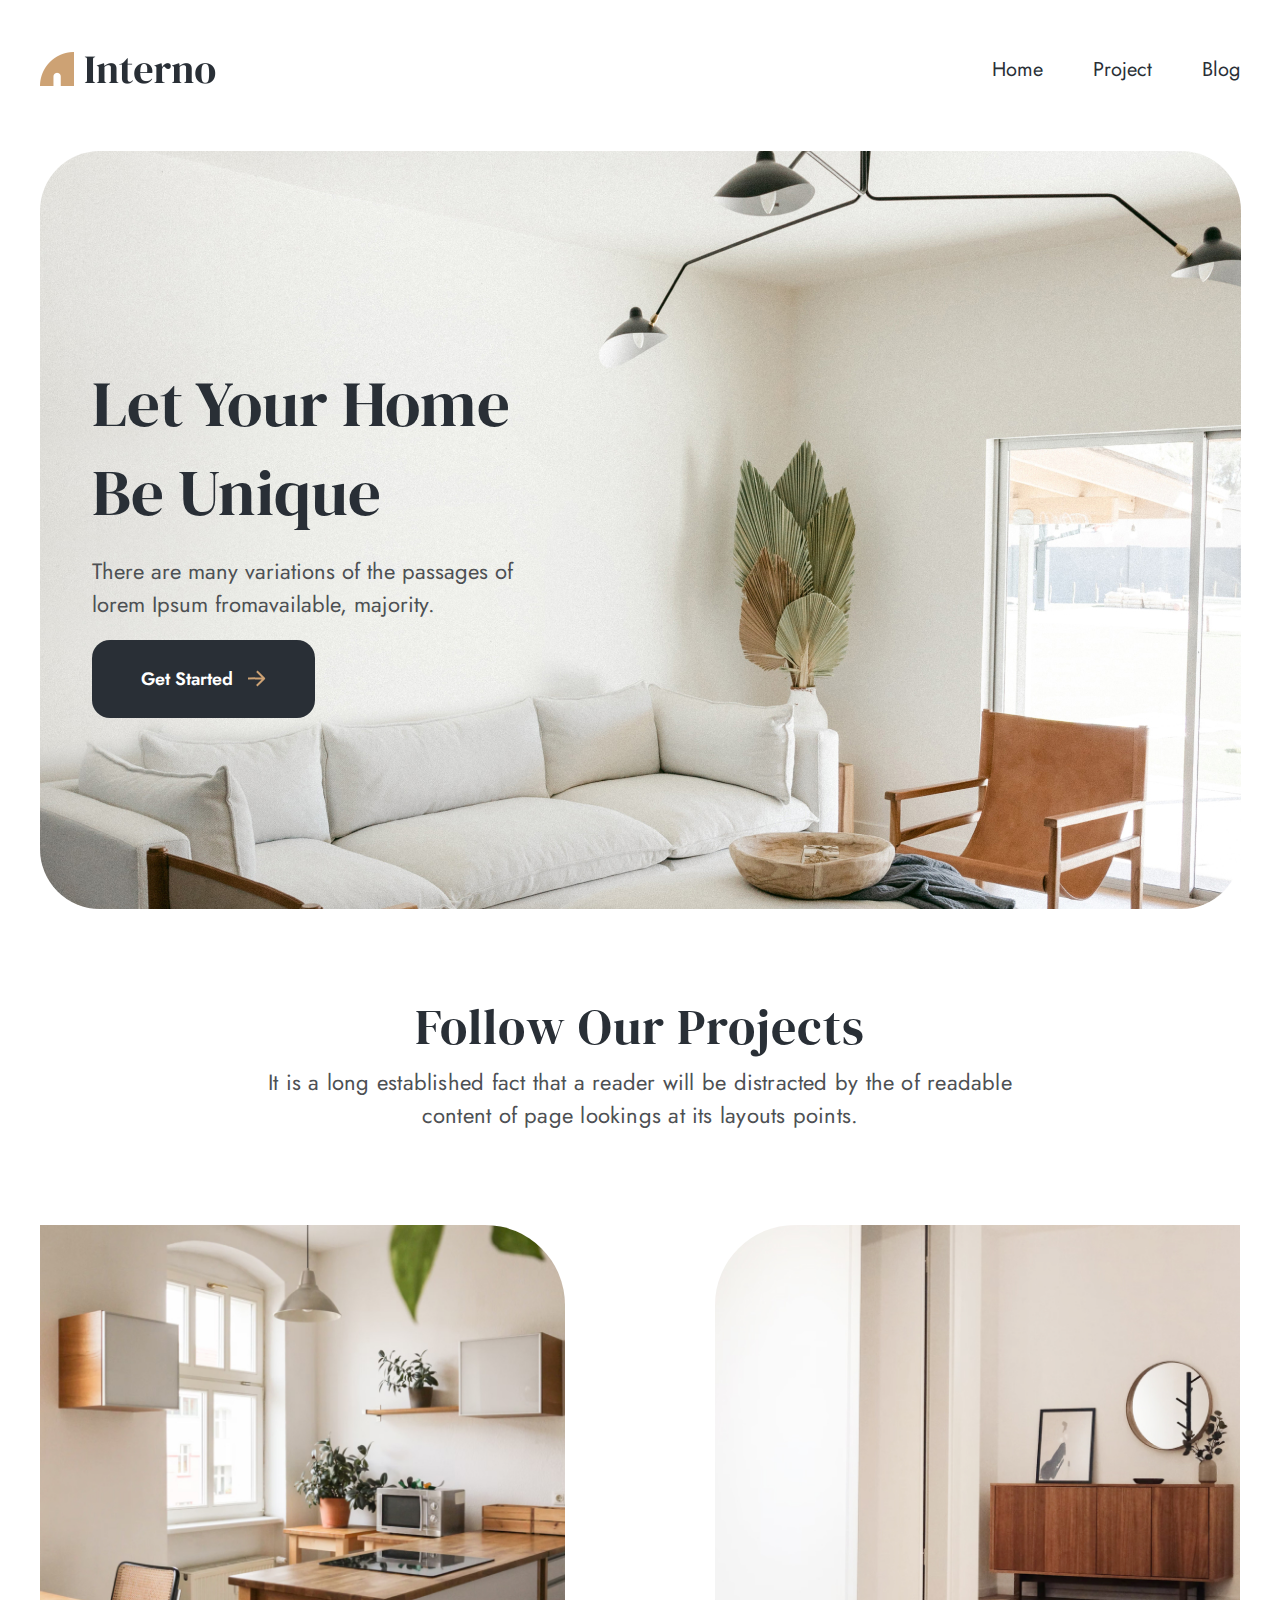
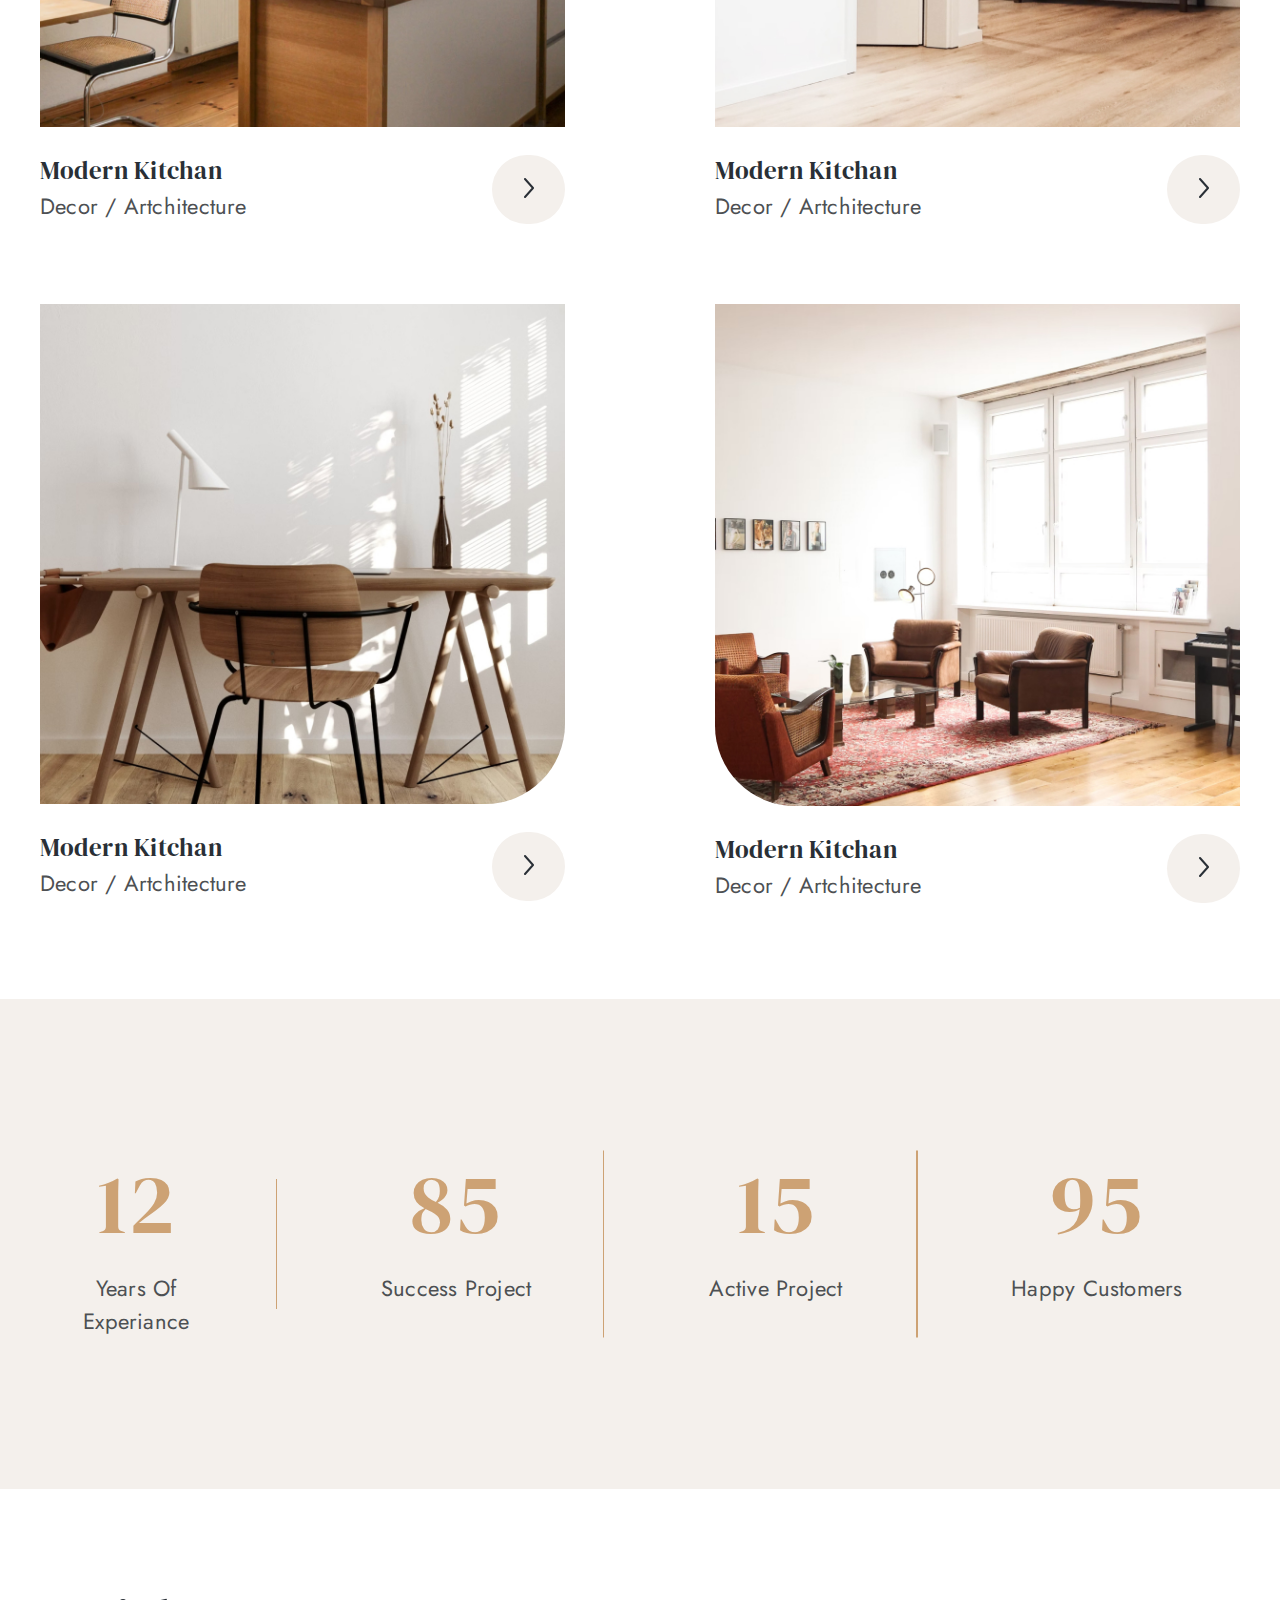
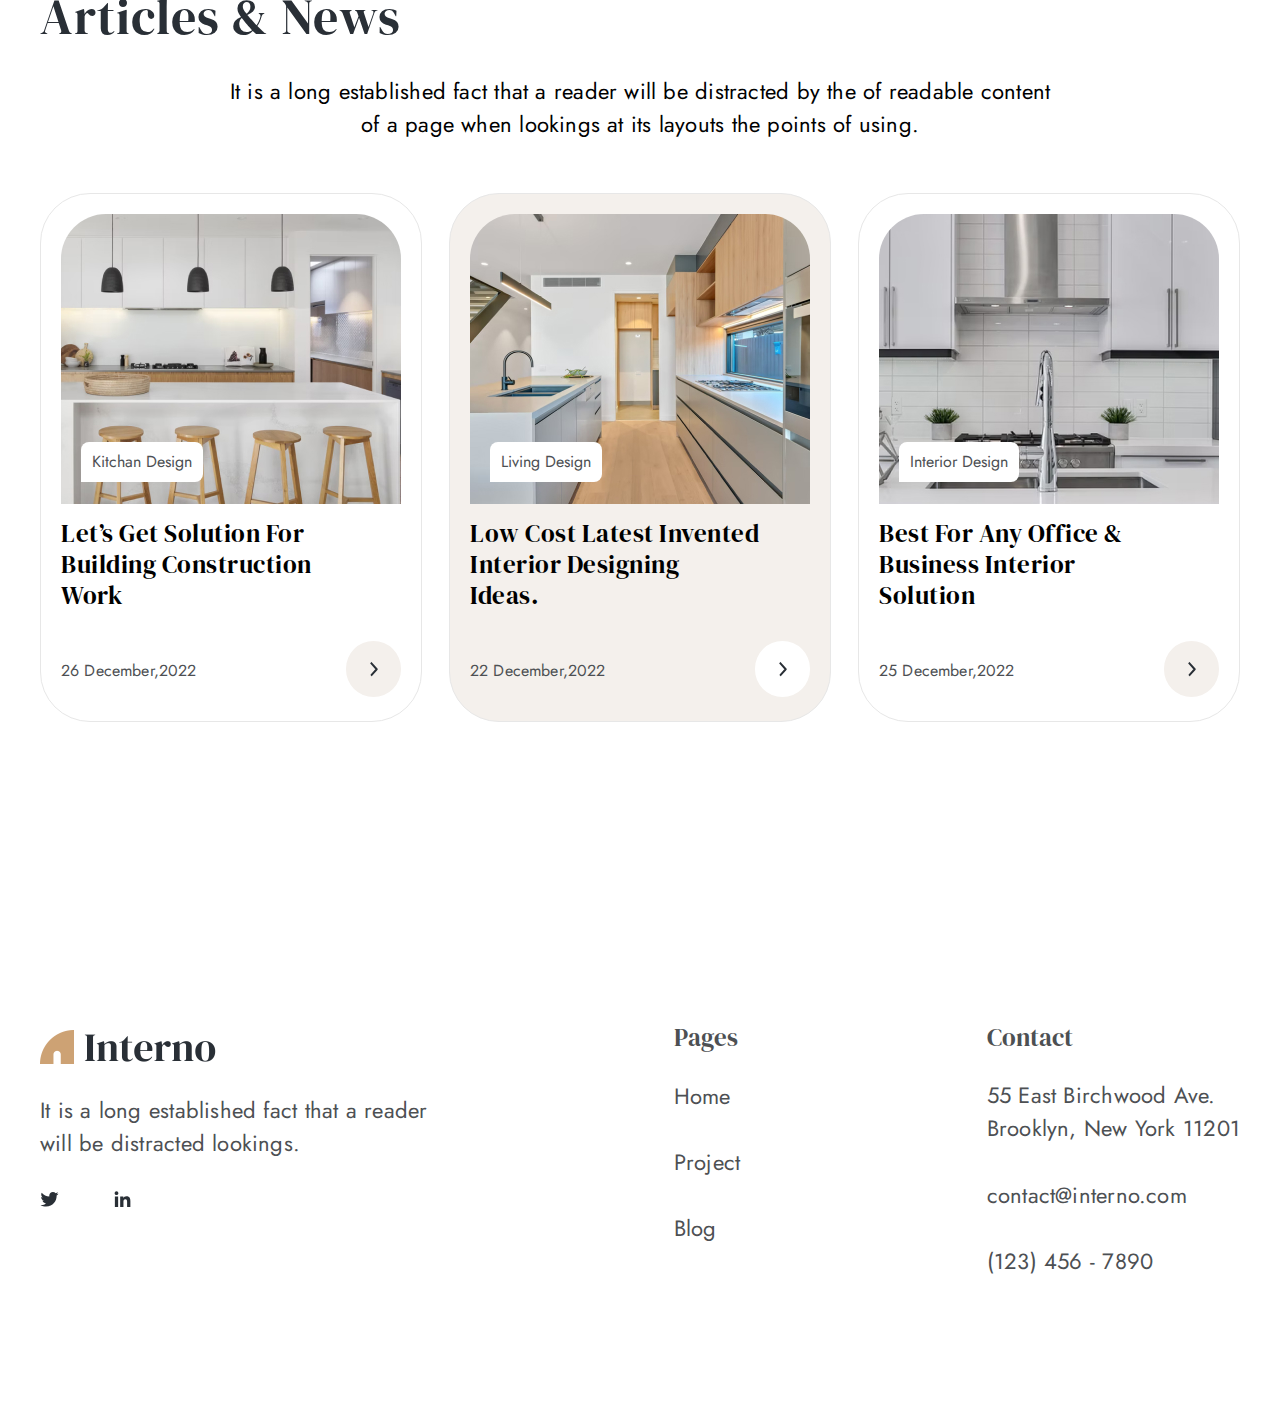
<file: index.html>
<!DOCTYPE html>
<html lang="en">

<head>
  <meta charset="UTF-8">
  <meta name="viewport" content="width=device-width, initial-scale=1.0">
  <title>HW</title>
  <link rel="stylesheet" href="style.css">
  <link rel="preconnect" href="https://fonts.googleapis.com">
  <link rel="preconnect" href="https://fonts.gstatic.com" crossorigin>
  <link
    href="https://fonts.googleapis.com/css2?family=Jost:ital,wght@0,100..900;1,100..900&family=Lato:wght@300;400;700&display=swap"
    rel="stylesheet">
  <link rel="preconnect" href="https://fonts.googleapis.com">
  <link rel="preconnect" href="https://fonts.gstatic.com" crossorigin>
  <link
    href="https://fonts.googleapis.com/css2?family=DM+Serif+Display:ital@0;1&family=Jost:ital,wght@0,100..900;1,100..900&family=Lato:wght@300;400;700&display=swap"
    rel="stylesheet">
</head>

<body>

  <header class="header container">
    <img class="header__logo" src="./img/logo.png" alt="logo">
    <div class="header__links">
      <a class="header__link" href="#">Home</a>
      <a class="header__link" href="#">Project</a>
      <a class="header__link" href="#">Blog</a>
    </div>
  </header>

  <section class="promo container">
    <img class="bannerImg" src="./img/banner.jpg" alt="banner">
    <div class="intro__content">
      <h1 class="intro__title">Let Your Home 
        Be Unique</h1>
      <p class="intro__text">There are many variations of the passages of
        lorem Ipsum fromavailable, majority.</p>
      <a class="intro__button" href="#">
        Get Started
        <img class="intro__arrow" src="./img/arrow-r.svg" alt="arrow">
      </a>
    </div>
  </section>

  <section class="projects container">
    <h2 class="projects__subtitle">Follow Our Projects</h2>
    <p class="projects__text">It is a long established fact that a reader will be distracted by the of readable <br> content of page  lookings at its layouts  points.</p>
    <div class="projects__items">
      <div class="project__item">
        <img class="projectImg1" src="./img/project1.jpg" alt="project">
        <div class="project__content">
          <div class="project__about">
            <p class="project__name_text">Modern Kitchan</p>
            <p class="project__about_text">Decor / Artchitecture</p> 
          </div>
          <a class="project__button" href="#" >
            <img class="project__arrow" src="./img/arrow-r-proj.svg" alt="arrow">
          </a>
        </div>
        
      </div>
      <div class="project__item">
        <img class="projectImg2" src="./img/project2.jpg" alt="project">
        <div class="project__content">
          <div class="project__about">
            <p class="project__name_text">Modern Kitchan</p>
            <p class="project__about_text">Decor / Artchitecture</p> 
          </div>
          <a class="project__button" href="#" >
            <img class="project__arrow" src="./img/arrow-r-proj.svg" alt="arrow">
          </a>
        </div>
        
      </div>
      <div class="project__item">
        <img class="projectImg3" src="./img/project3.jpg" alt="project">
        <div class="project__content">
          <div class="project__about">
            <p class="project__name_text">Modern Kitchan</p>
            <p class="project__about_text">Decor / Artchitecture</p> 
          </div>
          <a class="project__button" href="#" >
            <img class="project__arrow" src="./img/arrow-r-proj.svg" alt="arrow">
          </a>
        </div>
        
      </div>
      <div class="project__item">
        <img class="projectImg4" src="./img/project4.jpg" alt="project">
        <div class="project__content">
          <div class="project__about">
            <p class="project__name_text">Modern Kitchan</p>
            <p class="project__about_text">Decor / Artchitecture</p> 
          </div>
          <a class="project__button" href="#" >
            <img class="project__arrow" src="./img/arrow-r-proj.svg" alt="arrow">
          </a>
        </div>
        
      </div>
    </div>
  </section>

  <section class="statistics">
    <div class="statistics__counter container">
      <div class="statistics__items">
        <div class="statistics__info">
          <p class="statistics__number">12</p>
          <p class="statistics__about">Years Of Experiance</p>
        </div>
        <img class="statistics__line" src="./img/line.svg" alt="line">
      </div>
      <div class="statistics__items">
        <div class="statistics__info">
          <p class="statistics__number">85</p>
          <p class="statistics__about">Success Project</p>
        </div>
        <img class="statistics__line" src="./img/line.svg" alt="line">
      </div>
      <div class="statistics__items">
        <div class="statistics__info">
          <p class="statistics__number">15</p>
          <p class="statistics__about">Active Project</p>
        </div>
        <img class="statistics__line" src="./img/line.svg" alt="line">
      </div>
      <div class="statistics__items">
        <div class="statistics__info">
          <p class="statistics__number">95</p>
          <p class="statistics__about">Happy Customers</p>
        </div>
      </div>
    </div>
  </section>

  <section class="blog container">
    <h2 class="blog__title">Articles & News</h2>
    <p class="blog__text">It is a long established fact that a reader will be distracted by the of readable content <br> of a page when lookings at its layouts the points of using.</p>
    <div class="blog__items">
      <div class="blog__cart">
        <p class="blog__tag">Kitchan Design</p>
        <img class="blog__img" src="./img/blogImg1.jpg" alt="blogImg">

        <h4 class="blog__subtitle">Let’s Get Solution For <br> Building Construction <br> Work</h4>
        <div class="blog__date_info">
          <p class="blog__date">26 December,2022</p>
          <a href="#" class="blog__button">
            <img class="blog__arrow background_dark" src="./img/arrow-r-blog.svg" alt="arrow">
          </a>
        </div>
      </div>
      <div class="blog__cart background_dark">
        <p class="blog__tag">Living Design</p>
        <img class="blog__img" src="./img/blogImg2.jpg" alt="blogImg">
        <h4 class="blog__subtitle">Low Cost Latest Invented <br> Interior Designing <br> Ideas.</h4>
        <div class="blog__date_info">
          <p class="blog__date">22 December,2022</p>
          <a href="#" class="blog__button">
            <img class="blog__arrow background_light" src="./img/arrow-r-blog.svg" alt="arrow">
          </a>
        </div>
      </div>
      <div class="blog__cart">
        <p class="blog__tag">Interior Design</p>
        <img class="blog__img" src="./img/blogImg3.jpg" alt="blogImg">
        <h4 class="blog__subtitle">Best For Any Office & <br> Business Interior <br> Solution</h4>
        <div class="blog__date_info">
          <p class="blog__date">25 December,2022</p>
          <a href="#" class="blog__button">
            <img class="blog__arrow background_dark" src="./img/arrow-r-blog.svg" alt="arrow">
          </a>
        </div>
      </div>
    </div>
  </section>

  <footer class="footer container">
    <div class="footer__interno_logo">
      <img class="footer__interno_logoImg" src="./img/logo.png" alt="logo">
      <p class="footer__interno_about">It is a long established fact that a reader <br> will be distracted lookings.</p>
      <div class="footer__inyerno_social">
        <a href="#">
          <img src="./img/tweeter.svg" alt="tweeter">
        </a>
        <a href="#">
          <img src="./img/insta.svg" alt="instagram">
        </a>
      </div>
    </div>
    <div class="footer__pages">
      <h4 class="footer__pages_subtitle">Pages</h4>
      <div class="footer__pages_items">
        <a class="footer__pages_item" href="#">Home</a>
        <a class="footer__pages_item" href="#">Project</a>
        <a class="footer__pages_item" href="#">Blog</a>
      </div>
    </div>
    <div class="footer__contact">
      <h4 class="footer__contact_subtitle">Contact</h4>
      <p class="footer__contact_address">55 East Birchwood Ave. <br> Brooklyn, New York 11201 <br><span class="footer__contact_mail">contact@interno.com </span><br>
        (123) 456 - 7890</p>  
    </div>
  </footer>
</body>

</html>
</file>
<file: style.css>
* {
  margin: 0;
  padding: 0;
  box-sizing: border-box;
}

a {
  text-decoration: none;
  color: inherit;
}

ul {
  list-style: none;
}

.container {
  max-width: 1200px;
  margin: 0 auto;
}

.header{
  margin-top: 44px;
  display: flex;
  flex-direction: row;
  flex-wrap: nowrap;
  align-items: center;
  justify-content: space-between;
  margin-bottom: 57px;
}

.header__logo{
  height: 50px;
}

.header__links {
  display: flex;
  text-align: center;
  gap: 50px;
  font-size: 20px;
  line-height: 25px;
  align-items: center;
  font-family: "Jost";
  font-weight: 400;
  color: #292F36;
}

.promo{
  position: relative;
}

.bannerImg{
  border-radius: 60px;
  position: absolute;
  z-index: -999;
}

.intro__content{
  width: 490px;
}

.intro__title{
  padding: 208px 0 18px 52px;
  font-family: "DM Serif Display";
  font-weight: 400;
  font-size: 65px;
  color: #292F36;
}

.intro__text{
  padding: 0 0 47px 52px;
  font-family: "Jost";
  font-weight: 400;
  font-size: 22px;
  line-height: 33px;
  color: #4D5053;
}

.intro__button{
  margin-left: 52px;
  border-radius: 18px;
  padding: 26px 49px 26px 49px;
  background: #292F36;
  font-family: "Jost";
  font-weight: 600;
  font-size: 18px;
  line-height: 22.5px;
  color: #FFFFFF;
  cursor: pointer;
}

.intro__arrow{
  margin: 0px 0 -2px 10px;
}

.projects{
  margin-top: 304px;
  margin-bottom: 96px;
}

.projects__subtitle{
  text-align: center;
  font-family: "DM Serif Display";
  font-size: 50px;
  font-weight: 400;
  line-height: 63px;
  letter-spacing: 0.02em;
  margin-bottom: 8px;
  color: #292F36;
}

.projects__text{
  text-align: center;  
  font-family: "Jost";
  font-size: 22px;
  font-weight: 400;
  line-height: 33px;
  letter-spacing: 0.01em;
  margin-bottom: 93px;
  color: #4D5053;
}

.projects__items{
  display: flex;
  flex-direction: row;
  justify-content: space-between;
  gap: 80px;
  flex-wrap: wrap;
}

.project__item{
  max-width: 525px;
}

.projectImg1{
  border-radius: 0 80px 0 0;
  margin-bottom: 24px;
  width: 100%;
}

.project__content{
  display: flex;
  justify-content: space-between;
}

.project__name_text{
  margin-bottom: 4px;
  font-family: "DM Serif Display";
  font-size: 25px;
  font-weight: 400;
  line-height: 31px;
  letter-spacing: 0.02em;
  text-align: left;
  color: #292F36;
}

.project__about_text{
  font-family: "Jost";
  font-size: 22px;
  font-weight: 400;
  line-height: 33px;
  letter-spacing: 0.01em;
  text-align: left;
  color: #4D5053;
}

.project__button{
  border-radius: 50px;
  background: #F4F0EC;
  cursor: pointer;
}

.project__arrow{
  padding: 23px 31px 22px 32px;
}

.projectImg2{
  border-radius: 80px 0 0 0;
  margin-bottom: 24px;
  width: 100%;
}

.projectImg3{
  border-radius: 0 0 80px 0;
  margin-bottom: 24px;
  width: 100%;
}

.projectImg4{
  border-radius: 0 0 0 80px;
  margin-bottom: 24px;
  width: 100%;
}

.statistics{
  background-color: #F4F0EC;
  margin-bottom: 96px;
}

.statistics__counter{
  padding-top: 151px;
  padding-bottom: 151px;
  display: flex;
  flex-direction: row;
  justify-content: space-between;
}

.statistics__items{
  display: flex;
}

.statistics__info{
  margin-right: 44px;
}

.statistics__number{
  font-family: "DM Serif Display";
  font-size: 85px;
  font-weight: 400;
  line-height: 106px;
  letter-spacing: 0.02em;
  text-align: left;
  padding: 0 57px 16px 57px;
  color: #CDA274;
}

.statistics__about{
  font-family: "Jost";
  font-size: 22px;  
  font-weight: 400;
  line-height: 33px;
  letter-spacing: 0.01em;
  text-align: center;
  color: #4D5053;
}

.statistics__line{
  margin-right: 76px;
}

.blog{
  margin-bottom: 96px;
}

.blog__title {
  font-family: "DM Serif Display";
  font-size: 50px;
  font-weight: 400;
  line-height: 63px;
  letter-spacing: 0.02em;
  text-align: center;
  margin-bottom: 12px;
}

.blog__text {
  font-family: "Jost";
  font-size: 22px;
  font-weight: 400;
  line-height: 33px;
  letter-spacing: 0.01em;
  text-align: center;
  margin-bottom: 52px;
}

.blog__items{
  display: flex;
  justify-content: center;
  gap: 27px;
  flex-wrap: wrap;
}

.blog__cart{
  width: 382px;
  border-radius: 50px 50px 50px 50px;
  border: 1px solid #E7E7E7;
  padding: 20px;
}

.background_dark {
  background-color: #F4F0EC;
}

.background_light {
  background-color: #FFF;
}

.blog__tag{
  position: absolute;
  padding: 8px 11px 8px 11px;
  margin-top: 228px;
  margin-left: 20px; 
  border-radius: 8px 8px 8px 0px;
  background: #FFFFFF;
  font-family: "Jost";
  font-weight: 400;
  font-size: 16px;
  line-height: 24px;
  color: #4D5053;
}

.blog__img{
  border-radius: 45px 45px 0px 0px;
}

.blog__date_info{
  display: flex;
  justify-content: space-between;
  align-items: center;
  text-align: center;
}

.blog__subtitle{
  margin-top: 10px;
  font-family: "DM Serif Display";
  font-size: 25px;
  font-weight: 400;
  line-height: 31px;
  letter-spacing: 0.02em;
  text-align: left;
  margin-bottom: 30px;
  white-space: pre-line;
}

.blog__date{
  padding-top: 15px;
  font-family: "Jost";
  font-size: 16px;
  font-weight: 400;
  line-height: 24px;
  letter-spacing: 0.01em;
  text-align: left;
  color: #4D5053;
  padding-bottom: 15px;
}

.blog__arrow{
  padding: 20px 23px 20px 23px;
  border-radius: 50px;
  cursor: pointer;
}

.footer{
  display: flex;
  margin-bottom: 134px;
  justify-content: space-between;
  color: #4D5053;
}

.footer__interno_logoImg{
  height: 50px;
  margin-bottom: 18px;
}

.footer__interno_about{
  font-family: "Jost";
  font-size: 22px;
  font-weight: 400;
  line-height: 33px;
  letter-spacing: 0.01em;
  text-align: left;
  margin-bottom: 31px;
}

.footer__inyerno_social{
  display: flex;
  gap: 55px;
}

.footer__pages_subtitle{
  font-family: "DM Serif Display";
  font-size: 25px;
  font-weight: 400;
  line-height: 31px;
  letter-spacing: 0em;
  text-align: left;
  margin-bottom: 10px;
}

.footer__pages_items{
  display: flex;
  flex-direction: column;
  font-family: "Jost";
  font-size: 22px;
  font-weight: 400;
  line-height: 66px;
  letter-spacing: 0.01em;
  text-align: left;
}

.footer__contact_subtitle{
  font-family: "DM Serif Display";
  font-size: 25px;
  font-weight: 400;
  line-height: 31px;
  letter-spacing: 0em;
  text-align: left;
  margin-bottom: 26px;
}

.footer__contact_address{
  font-family: "Jost";
  font-size: 22px;
  font-weight: 400;
  line-height: 33px;
  letter-spacing: 0.01em;
  text-align: left;
}

.footer__contact_mail{
  font-family: "Jost";
  font-size: 22px;
  font-weight: 400;
  line-height: 100px;
  letter-spacing: 0.01em;
  text-align: left;
}

.top{
  display: flex;
  justify-content: center;
  align-items: center;
  margin-bottom: 200px;
}

.top__about{
  position: absolute;
  padding: 41px 78px;
  background-color: #FFFFFF;
  border-radius: 37px 37px 0 0;
  margin-top: 178px;
}

.top__title{
  font-family: "DM Serif Display";
  font-size: 50px;
  font-weight: 400;
  line-height: 63px;
  letter-spacing: 0em;
  text-align: left;
  color: #292F36;
}

.top__text{
  font-family: "Jost";
  font-size: 22px;
  font-weight: 400;
  line-height: 33px;
  letter-spacing: 0.01em;
  text-align: left;
  color: #4D5053;
  text-align: center;
}

.blog{
  margin-bottom: 300px;
}

.blog__title{
  font-family: "DM Serif Display";
  font-size: 50px;
  font-weight: 400;
  line-height: 63px;
  letter-spacing: 0.02em;
  text-align: left;
  margin-bottom: 27px;
  color: #292F36;
}

.blog__latest{
  display: flex;
  padding: 22px;
  border: 1px solid #E7E7E7;
  border-radius: 62px;
  margin-bottom: 150px;
}

.blog__latest_img{
  border-radius: 50px;
  margin-right: 65px;
}

.blog__latest_about{
  max-width: 470px;
}

.blog__latest_subtitle{
  margin-top: 51px;
  font-family: "DM Serif Display";
  font-size: 25px;
  font-weight: 400;
  line-height: 31px;
  letter-spacing: 0.02em;
  text-align: left;
  color: #292F36;
  margin-bottom: 22px;
}

.blog__latest_text{
  font-family: "Jost";
  font-size: 22px;
  font-weight: 400;
  line-height: 33px;
  letter-spacing: 0.01em;
  text-align: left;
  color: #4D5053;
  margin-bottom: 41px;
}

.details__banner{
  display: flex;
  justify-content: center;
  margin-bottom: 200px;
}

.blog-details{
  display: flex;
  margin-bottom: 96px;
}

.bd__article-one_title{
  font-family: "DM Serif Display";
  font-size: 50px;
  font-weight: 400;
  line-height: 63px;
  letter-spacing: 0.02em;
  text-align: left;
  color: #292F36;
  margin-bottom: 21px;
  width: 686px;
}

.bd__article-one_img{
  border-radius: 50px;
  margin-bottom: 46px;
}

.bd__article-one_date{
  font-family: "Jost";
  font-size: 16px;
  font-weight: 400;
  line-height: 24px;
  letter-spacing: 0.01em;
  text-align: left;
  color: #4D5053;
  display: flex;
  justify-content: space-between;
  margin-bottom: 48px;
  width: 800px;
}

.bd__article-one_text{
  font-family: "Jost";
  font-size: 22px;
  font-weight: 400;
  line-height: 33px;
  letter-spacing: 0.01em;
  text-align: left;
  color: #4D5053;
  margin-bottom: 35px;
  width: 800px;
}

.blockquote{
  margin-bottom: 27px;
  background-color: #F4F0EC;
  border-radius: 50px;
  display: flex;
  flex-direction: column;
  align-items: center;
  width: 800px;
}

.blockquote__sign{
  /* font-family: "DM Serif Display";
  font-size: 200px;
  font-style: italic;
  font-weight: 400;
  line-height: 250px;
  letter-spacing: 0.02em; */
  text-align: center;
  color: #CDA274;
  /* -webkit-transform: rotate(180deg); */
  padding-top: 83px;
  margin-left: 40px;
}

.blockquote__text{
  font-family: "DM Serif Display";
  font-size: 25px;
  font-style: italic;
  font-weight: 400;
  line-height: 31px;
  letter-spacing: 0.02em;
  text-align: center;
  color: #CDA274;
  max-width: 345px;
  align-items: center;
  /* margin-top: -40px; */
  padding-bottom: 73px;;
}

.bd__article-two_title{
  font-family: "DM Serif Display";
  font-size: 50px;
  font-weight: 400;
  line-height: 63px;
  letter-spacing: 0.02em;
  text-align: left;
  color: #292F36;
  margin-bottom: 20px;
}

.bd__article-two_text{
  font-family: "Jost";
  font-size: 22px;
  font-weight: 400;
  line-height: 33px;
  letter-spacing: 0.01em;
  text-align: left;
  color: #4D5053;
  width: 800px;
  margin-bottom: 24px;
}

ol {
  list-style-type: none; 
  counter-reset: my-counter; 
}

li::before {
  content: counter(my-counter); 
  counter-increment: my-counter; 
  color: #CDA274;
  margin-right: 0.5em;
}

.bd__article-two_points{
  font-family: "Jost";
  font-size: 22px;
  font-weight: 400;
  line-height: 33px;
  letter-spacing: 0.01em;
  text-align: left;
  color: #4D5053;
  margin-bottom: 44px;
  width: 730px;
  display: flex;
}

.blog-details__number{
  color: #CDA274;
  margin-right: 10px;
}

.bd__article-two_img{
  border-radius: 50px;
  margin-bottom: 35px;
}

.bd__article-two_subtext{
  font-family: "Jost";
  font-size: 22px;
  font-weight: 400;
  line-height: 33px;
  letter-spacing: 0.01em;
  text-align: left;
  color: #4D5053;
  width: 800px;
}

.blog-details__tags{
  margin-left: 52px;
}

.bd__tags_title{
  font-family: "DM Serif Display";
  font-size: 25px;
  font-weight: 400;
  line-height: 31px;
  letter-spacing: 0.02em;
  text-align: left;
  color: #292F36;
  margin-bottom: 24px;
}

.bd__tags_aside {
  display: flex;
  flex-direction: column;
  gap: 23px;
  margin-left: 52px;
}
.bd__tags_buttons {
  display: flex;
  flex-direction: row;
  gap: 10px;
  flex-wrap: wrap;
}
.bd__tags_button {
  display: flex;
  flex-direction: row;
  flex-wrap: wrap;
  gap: 10px;
  padding: 10px 30px;
  color: #292f36;
  text-align: center;
  font-family: Jost;
  font-size: 18px;
  font-style: normal;
  font-weight: 400;
  line-height: 125%;
  letter-spacing: 0.36px;
  border-radius: 10px;
  background: #f4f0ec;
  border: none;
}
.bd__tags_button input[type=radio] {
  display: none;
}
.bd__tags_button-active {
  background: #292f36;
  color: #ffffff;
}
</file>
